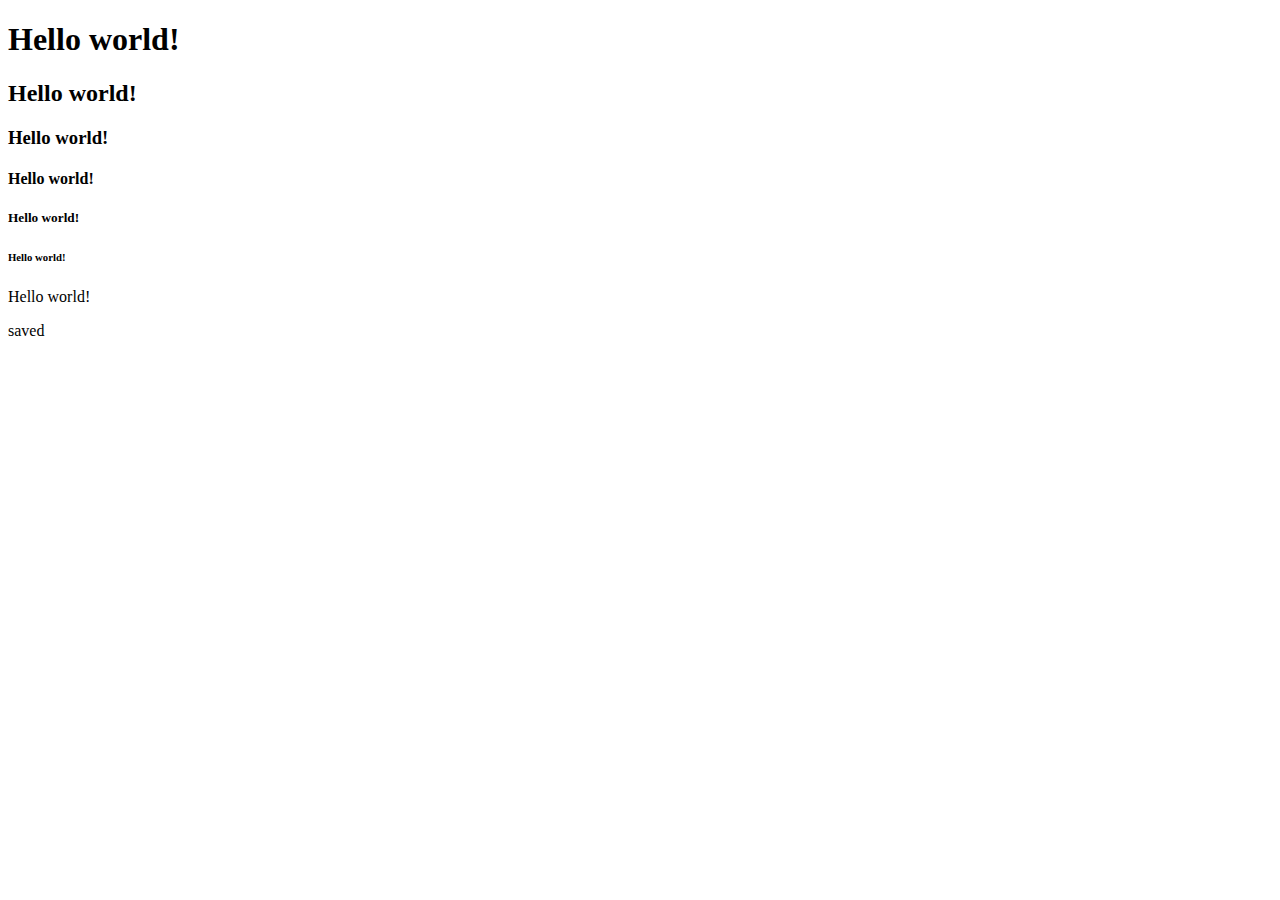
<file: Day01/MorningLecture/index.html>
<!DOCTYPE html>
<html lang="en" lang="sp">
    <head>
        <meta charset="UTF-8" />
        <meta http-equiv="X-UA-Compatible" content="IE=edge" />
        <meta name="viewport" content="width=device-width, initial-scale=1.0" />
        <title>Document</title>
    </head>
    <body>
        <h1>Hello world!</h1>
        <h2>Hello world!</h2>
        <h3>Hello world!</h3>
        <h4>Hello world!</h4>
        <h5>Hello world!</h5>
        <h6>Hello world!</h6>
        <p>Hello world!</p>
        <p>saved</p>
    </body>
</html>
</file>
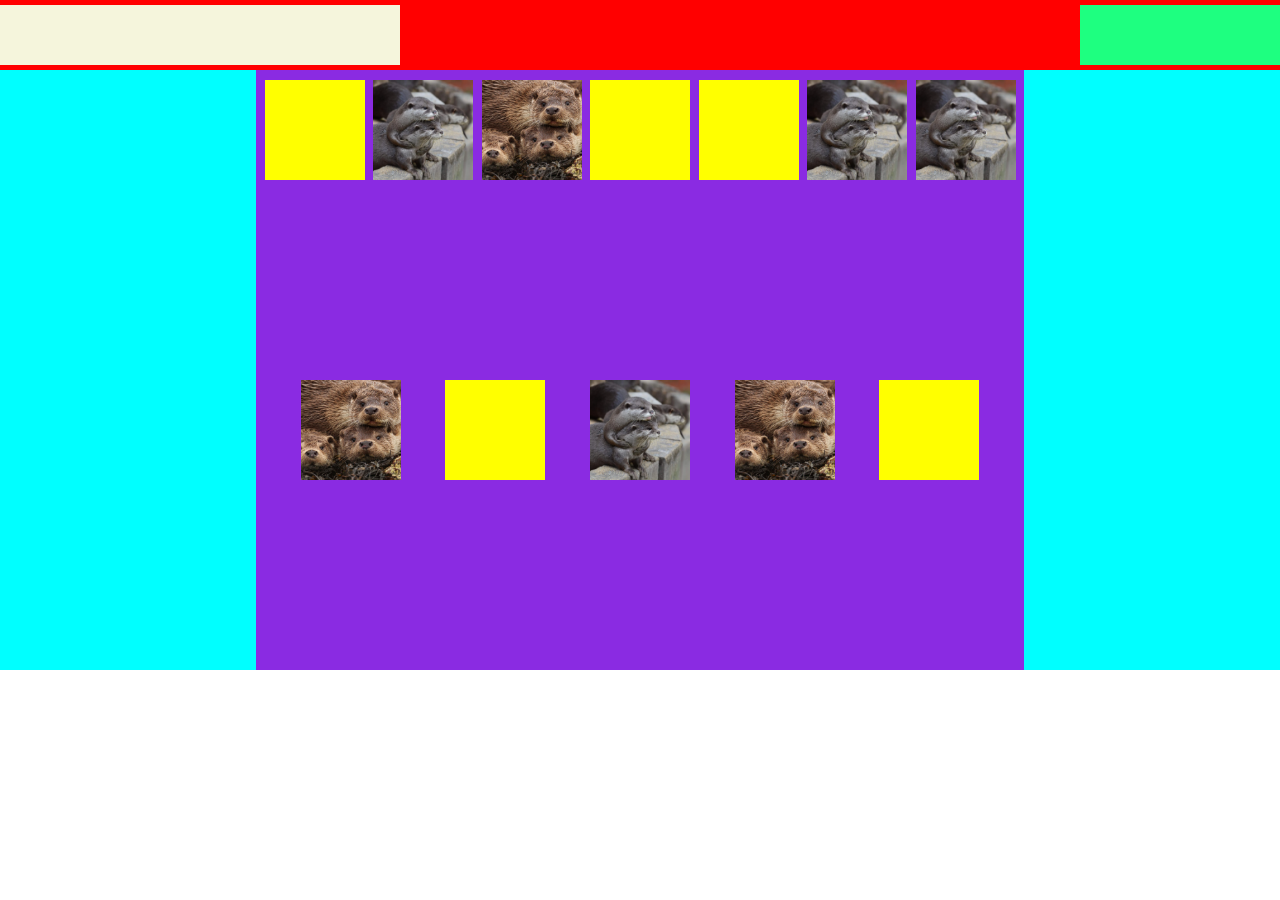
<file: Day03/MorningFlexLecture/index.html>
<!DOCTYPE html>
<html lang="en">
<head>
    <meta charset="UTF-8">
    <meta http-equiv="X-UA-Compatible" content="IE=edge">
    <meta name="viewport" content="width=device-width, initial-scale=1.0">
    <title>Document</title>
    <link rel="stylesheet" href="style.css">
</head>
<body>
    <div class="navbar">
        <div class="navleft"></div>
        <div class="navright"></div>
    </div>
    <!-- Quick duplication alt (option) + shift + down arrow -->
    <div class="flexbox">
        <div class="sidebar"></div>
        <div class="main">
            <div class="box"></div>
            <div class="box">
                <img src="images/otters.webp" alt="otters">
            </div>
            <div class="box">
                <img src="images/otters2.webp" alt="more otters">
            </div>
            <div class="box"></div>
            <div class="box"></div>
            <div class="box">
                <img src="images/otters.webp" alt="otters">
            </div>
            <div class="box">
                <img src="images/otters.webp" alt="otters">
            </div>
            <div class="box">
                <img src="images/otters2.webp" alt="more otters">
            </div>
            <div class="box"></div>
            <div class="box">
                <img src="images/otters.webp" alt="otters">
            </div>
            <div class="box">
                <img class="special" src="images/otters2.webp" alt="more otters">
            </div>
            <div class="box"></div>
        </div>
        <div class="sidebar"></div>
    </div>
</body>
</html>
</file>
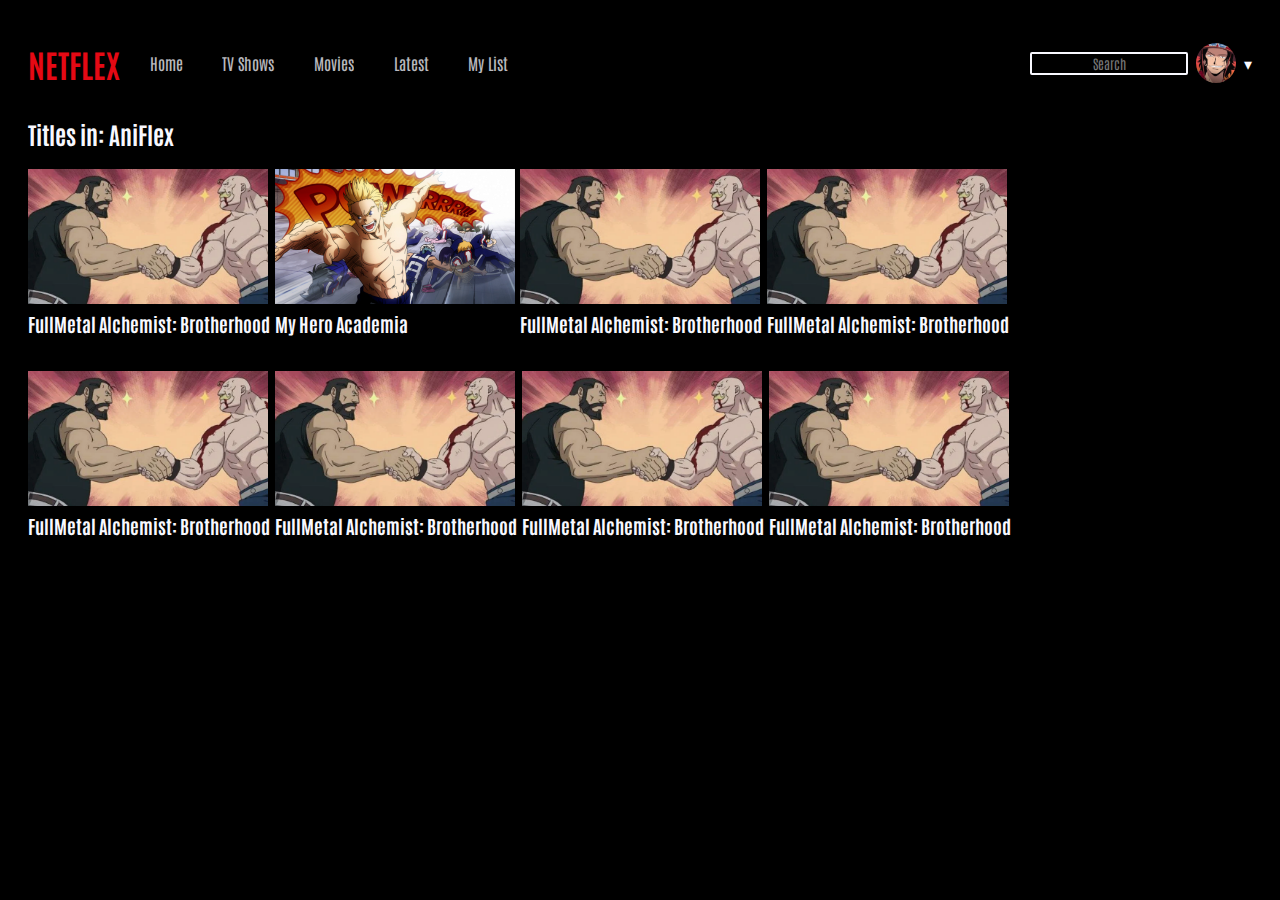
<file: Day03/NetFlexBase/index.html>
<!DOCTYPE html>
<html lang="en">
<head>
    <meta charset="UTF-8">
    <meta http-equiv="X-UA-Compatible" content="IE=edge">
    <meta name="viewport" content="width=device-width, initial-scale=1.0">
    <title>NetFlex</title>
    <link rel="stylesheet" href="style.css">
    <link rel="preconnect" href="https://fonts.gstatic.com">
    <link href="https://fonts.googleapis.com/css2?family=Antonio&display=swap" rel="stylesheet">
</head>
<body>
    <div class="navbar">
        <div class="navleft">
            <h1>NETFLEX</h1>
            <ul>
                <li>Home</li>
                <li>TV Shows</li>
                <li>Movies</li>
                <li>Latest</li>
                <li>My List</li>
            </ul>
        </div>
        <div class="navright">
            <input type="text" name="search" id="search" placeholder="Search">
            <img src="images/aceIcon.jpg" alt="icon">
            <p>&#9662;</p>
        </div>
    </div>
    <h2>Titles in: AniFlex</h2>
    <div class="shows">
        <div class="show">
            <img src="images/armstrongAndSig.jpg" alt="FMAB">
            <h3>FullMetal Alchemist: Brotherhood</h3>
        </div>
        <div class="show">
            <img src="images/mirio.png" alt="My Hero Academia">
            <h3>My Hero Academia</h3>
        </div>
        <div class="show">
            <img src="images/armstrongAndSig.jpg" alt="FMAB">
            <h3>FullMetal Alchemist: Brotherhood</h3>
        </div>
        <div class="show">
            <img src="images/armstrongAndSig.jpg" alt="FMAB">
            <h3>FullMetal Alchemist: Brotherhood</h3>
        </div>
        <div class="show">
            <img src="images/armstrongAndSig.jpg" alt="FMAB">
            <h3>FullMetal Alchemist: Brotherhood</h3>
        </div>
        <div class="show">
            <img src="images/armstrongAndSig.jpg" alt="FMAB">
            <h3>FullMetal Alchemist: Brotherhood</h3>
        </div>
        <div class="show">
            <img src="images/armstrongAndSig.jpg" alt="FMAB">
            <h3>FullMetal Alchemist: Brotherhood</h3>
        </div>
        <div class="show">
            <img src="images/armstrongAndSig.jpg" alt="FMAB">
            <h3>FullMetal Alchemist: Brotherhood</h3>
        </div>
    </div>
</body>
</html>
</file>
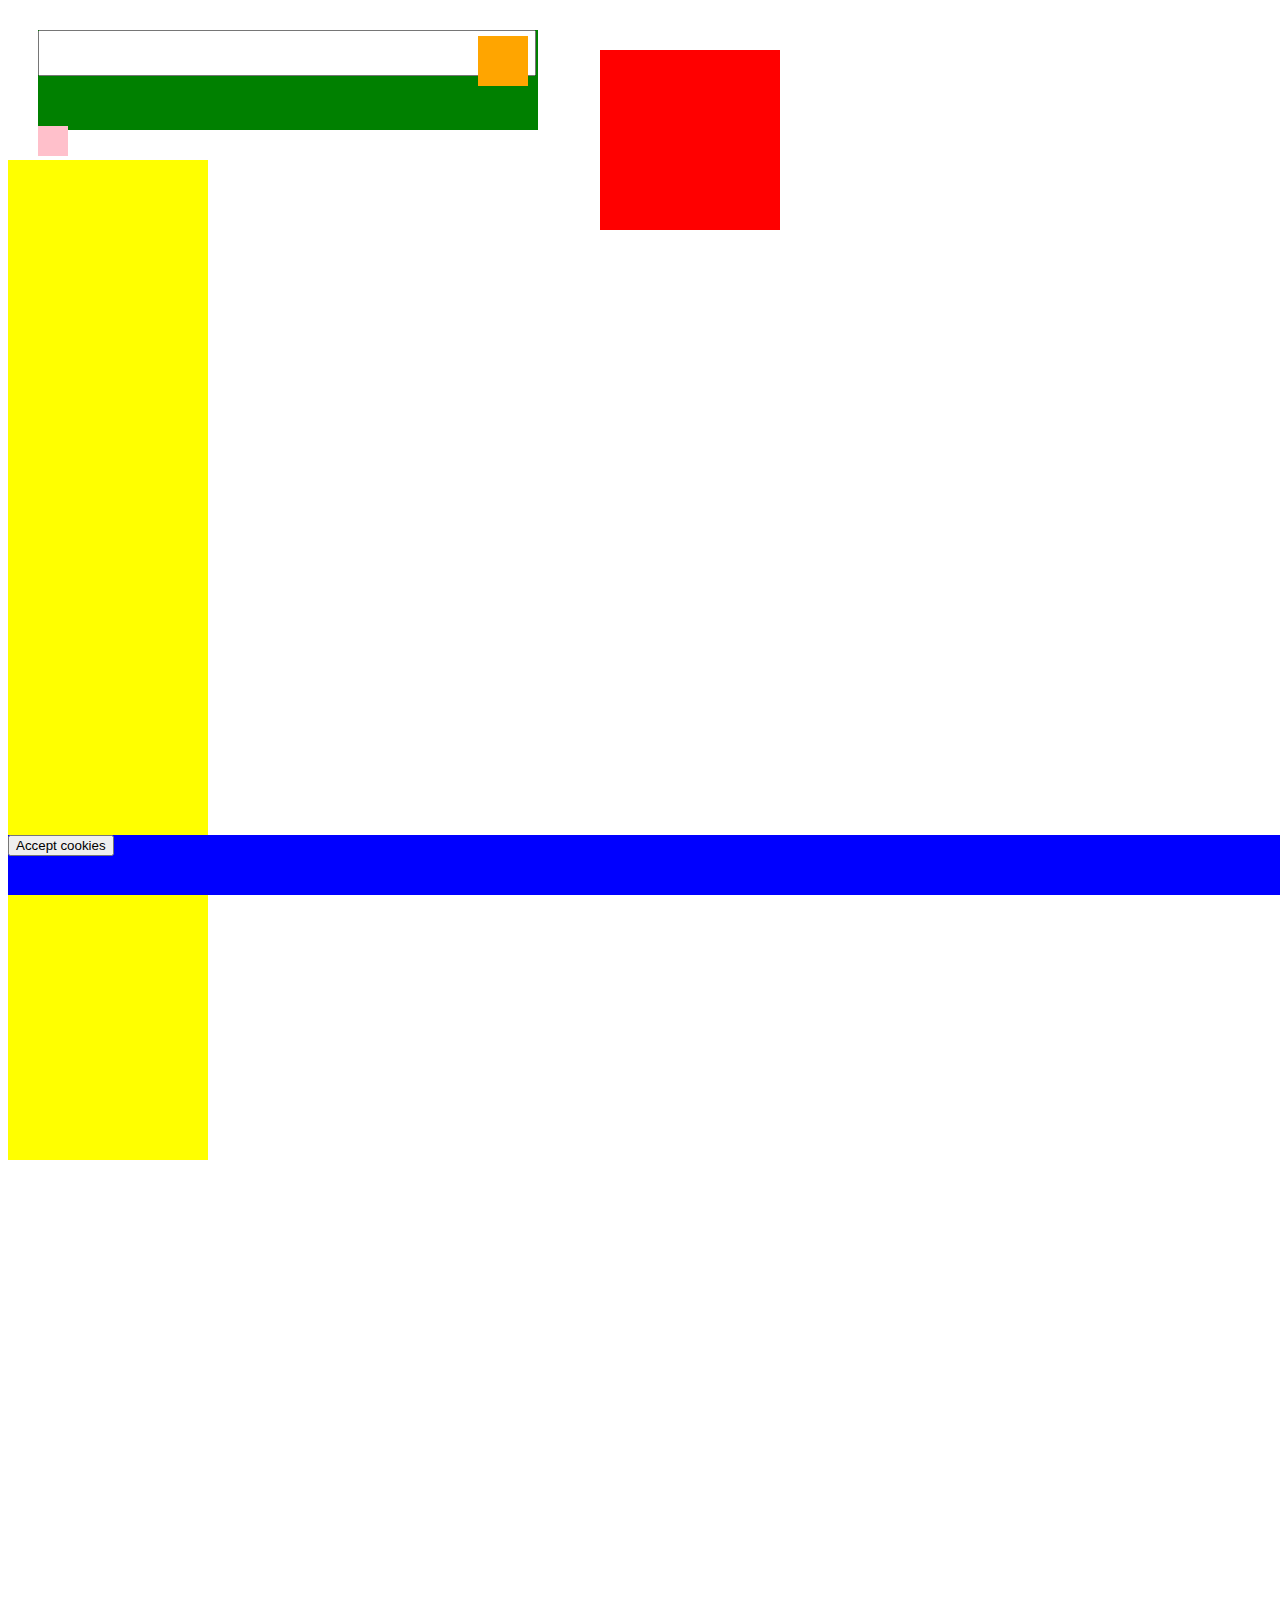
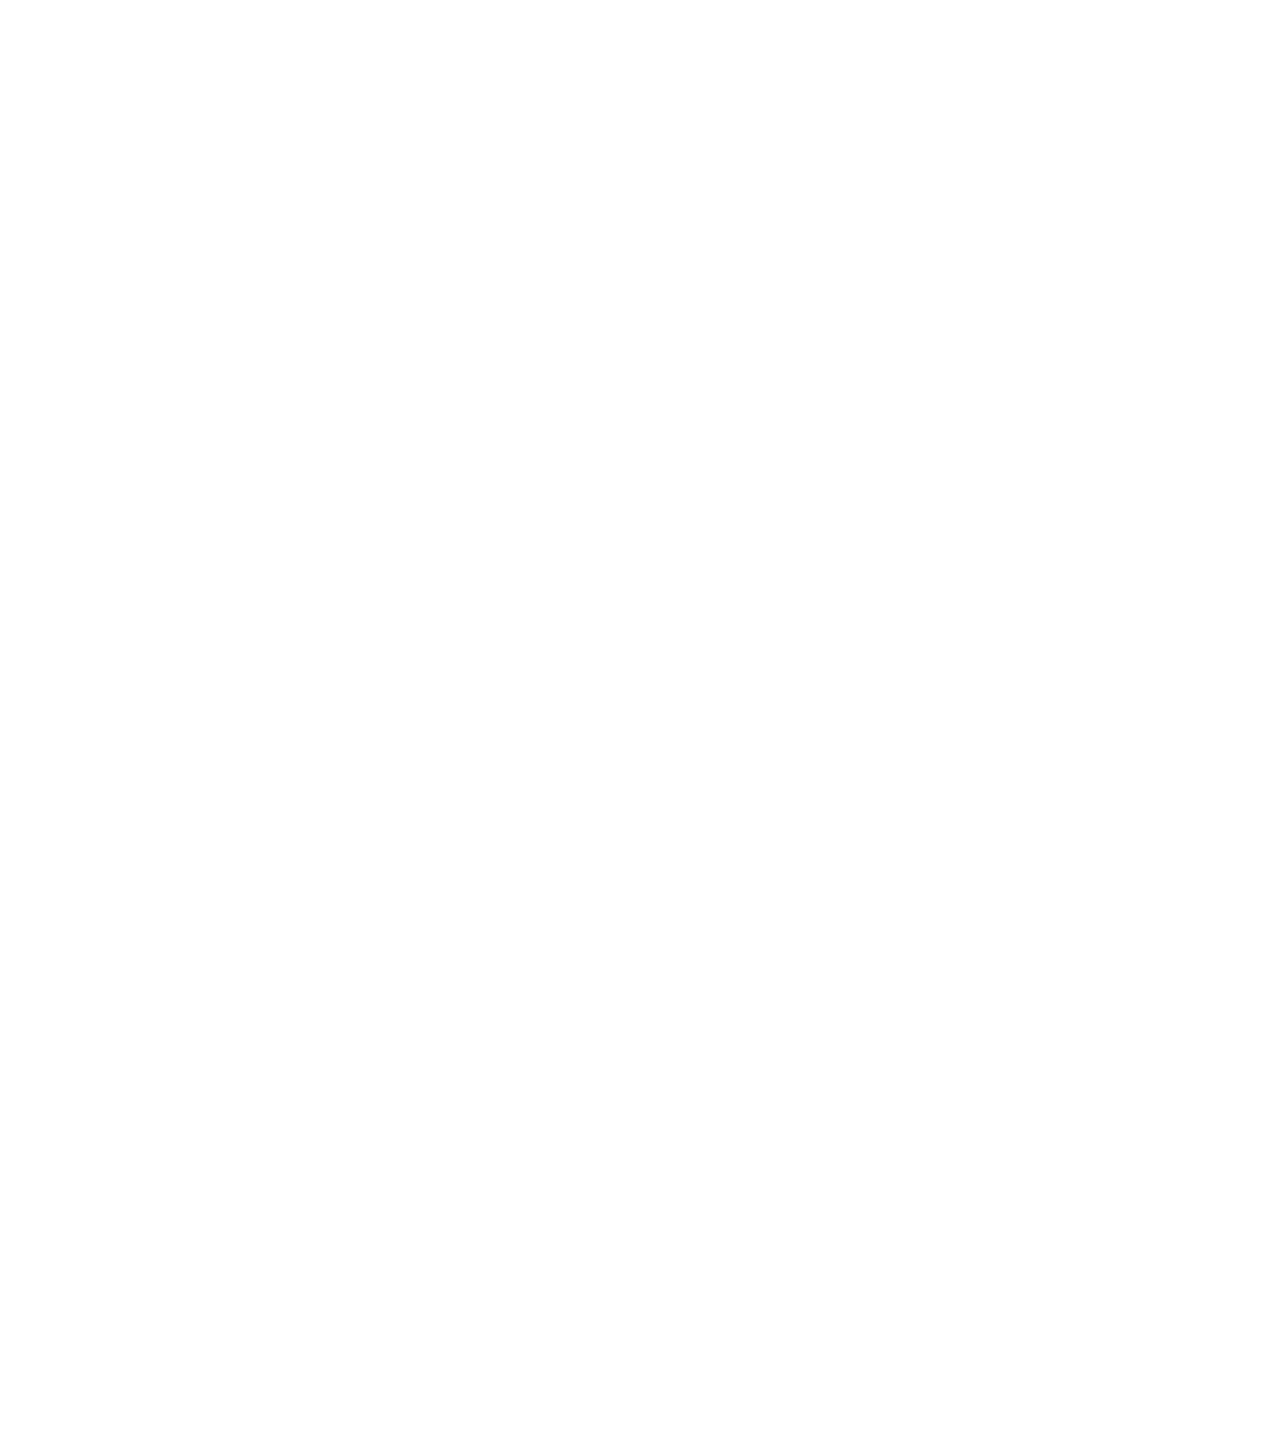
<file: Day04/MorningLecture/index.html>
<!DOCTYPE html>
<html lang="en">
<head>
    <meta charset="UTF-8">
    <meta http-equiv="X-UA-Compatible" content="IE=edge">
    <meta name="viewport" content="width=device-width, initial-scale=1.0">
    <title>Document</title>
    <link rel="stylesheet" href="style.css">
</head>
<body>
    <!-- Position absolute -->
    <!-- With absolute we define a definite place where an item lives forever on the screen -->
    <div class="red"></div>
    <!-- Position relative -->
    <!-- This places an item in an exact location, but that location is determined relative to its parent -->
    <div class="green">
        <input type="text">
        <div class="orange"></div>
        <div class="pink"></div>
    </div>
    <!-- Position fixed -->
    <!-- This keeps an item in an exact location relative to your screen -->
    <div class="blue">
        <!-- <h1>Navbar</h1> -->
        <button>Accept cookies</button>
    </div>
    <div class="yellow"></div>
</body>
</html>
</file>
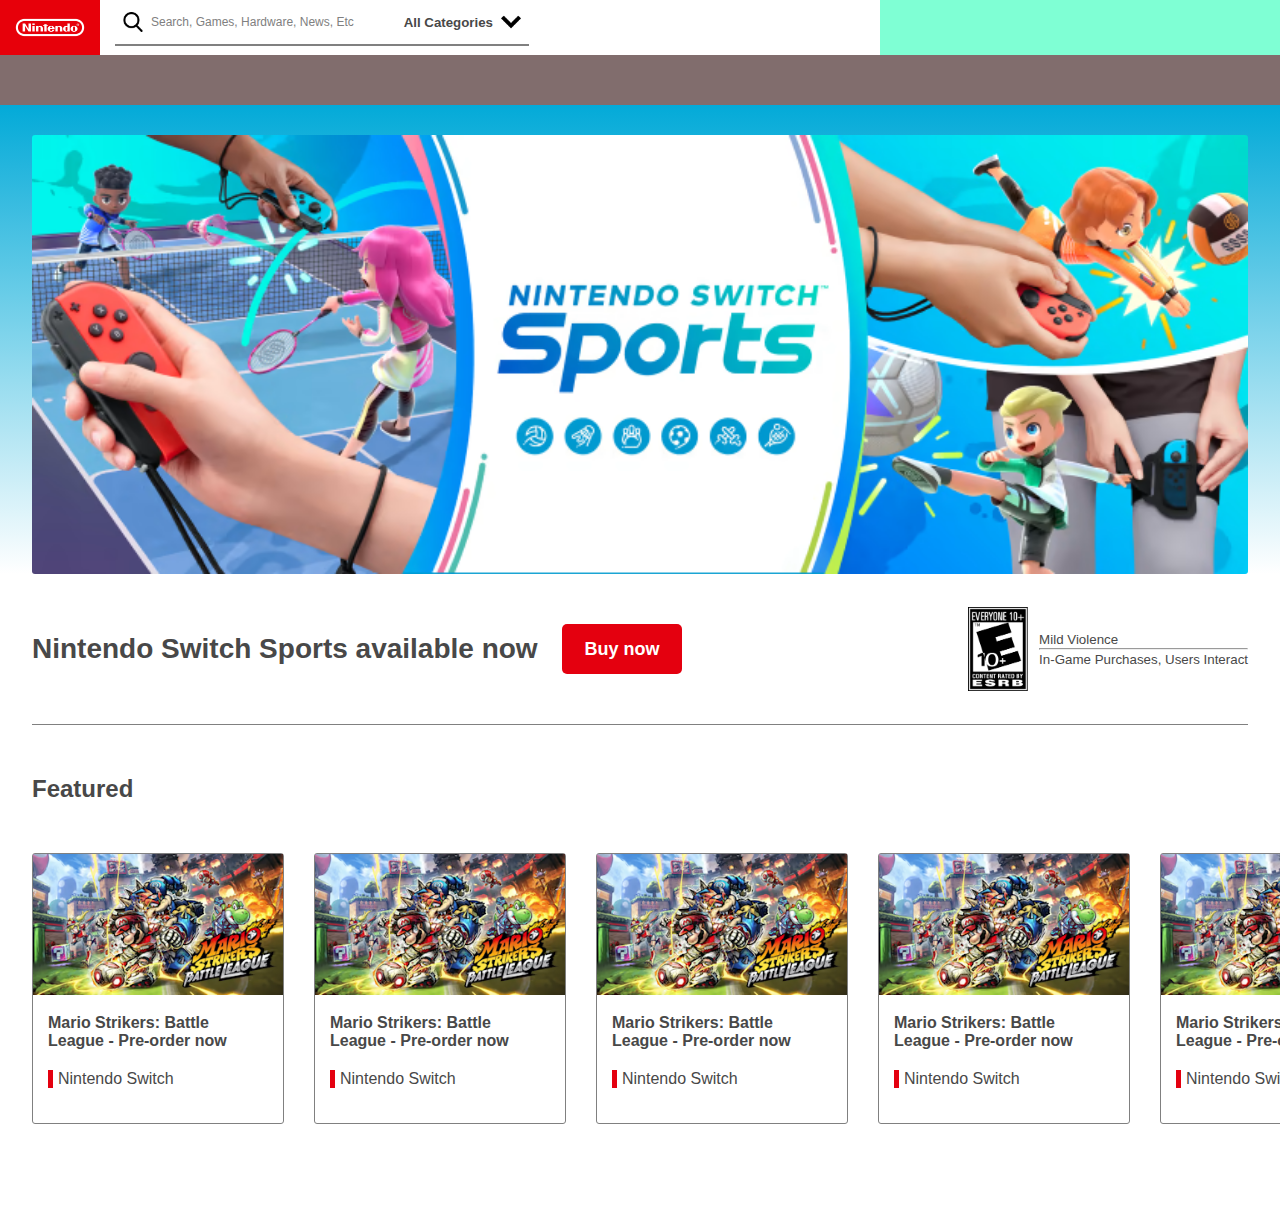
<file: Day04/RecreateNintendo/index.html>
<!DOCTYPE html>
<html lang="en">
<head>
    <meta charset="UTF-8">
    <meta http-equiv="X-UA-Compatible" content="IE=edge">
    <meta name="viewport" content="width=device-width, initial-scale=1.0">
    <title>Document</title>
    <link rel="stylesheet" href="style.css">
</head>
<body>
    <div class="navbar">
        <div class="navleft">
            <div class="logobox">
                <img src="images/nintendologo.png" alt="">
            </div>
            <div class="searcharea">
                <div class="sal">
                    <img src="images/icons/search.png" alt="search">
                    <p>Search, Games, Hardware, News, Etc</p>
                </div>
                <div class="sar">
                    <h5>All Categories</h5>
                    <img src="images/icons/down-chevron.png" alt="downChevron">
                </div>
            </div>
        </div>
        <div class="navright"></div>
    </div>
    <div class="directory"></div>
    <div class="banner">
        <img src="images/banner.avif" alt="banner">
    </div>
    <div class="subbanner">
        <div class="switchsports">
            <h2>Nintendo Switch Sports available now</h2>
            <button>Buy now</button>
        </div>
        <div class="rating">
            <img src="images/e10.png" alt="rating">
            <div class="ratingdescription">
                <small>Mild Violence</small>
                <hr>
                <small>In-Game Purchases, Users Interact</small>
            </div>
        </div>
    </div>
    <div class="featured">
        <h2>Featured</h2>
        <div class="games">
            <div class="game">
                <img src="images/gameBanner.avif" alt="game">
                <div class="container">
                    <h4>Mario Strikers: Battle League - Pre-order now</h4>
                    <p>Nintendo Switch</p>
                </div>
            </div>
            <div class="game">
                <img src="images/gameBanner.avif" alt="game">
                <div class="container">
                    <h4>Mario Strikers: Battle League - Pre-order now</h4>
                    <p>Nintendo Switch</p>
                </div>
            </div>
            <div class="game">
                <img src="images/gameBanner.avif" alt="game">
                <div class="container">
                    <h4>Mario Strikers: Battle League - Pre-order now</h4>
                    <p>Nintendo Switch</p>
                </div>
            </div>
            <div class="game">
                <img src="images/gameBanner.avif" alt="game">
                <div class="container">
                    <h4>Mario Strikers: Battle League - Pre-order now</h4>
                    <p>Nintendo Switch</p>
                </div>
            </div>
            <div class="game">
                <img src="images/gameBanner.avif" alt="game">
                <div class="container">
                    <h4>Mario Strikers: Battle League - Pre-order now</h4>
                    <p>Nintendo Switch</p>
                </div>
            </div>
        </div>
    </div>
</body>
</html>
</file>
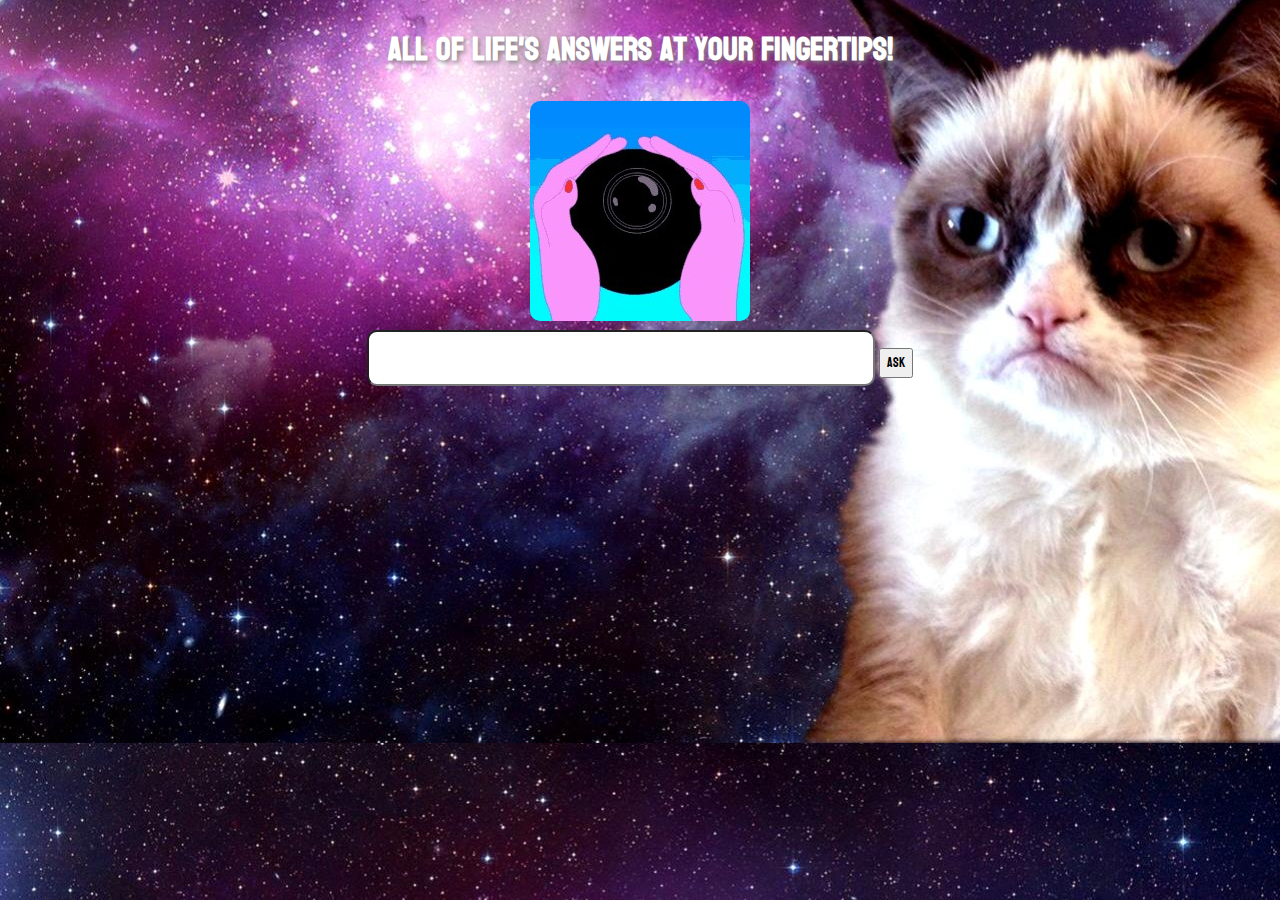
<file: Day06/8BallStarter/index.html>
<!DOCTYPE html>
<html lang="en">
<head>
    <meta charset="UTF-8">
    <meta http-equiv="X-UA-Compatible" content="IE=edge">
    <meta name="viewport" content="width=device-width, initial-scale=1.0">
    <title>Magic 8 Ball!</title>
    <link rel="stylesheet" href="style.css">
    <link rel="preconnect" href="https://fonts.googleapis.com">
    <link rel="preconnect" href="https://fonts.gstatic.com" crossorigin>
    <link href="https://fonts.googleapis.com/css2?family=Koulen&family=Roboto:wght@400;500&display=swap" rel="stylesheet">
</head>
<body>
    <h1 id="title">All of life's answers at your fingertips!</h1>
    <!-- What would we need to call this a working prject? -->
    <!-- Text box for question -->
    <div class="content">
        <img src="ballStill.jpg" alt="ball" id="ball">
        <br>
        <input type="text" name="question" id="question">
        <!-- Button to ask the question -->
        <button onclick="getAnswer()">Ask</button>
        <!-- Output/the answer - feedback on a response -->
        <h2 id="answer"></h2>
    </div>
    <script src="script.js"></script>
</body>
</html>
</file>
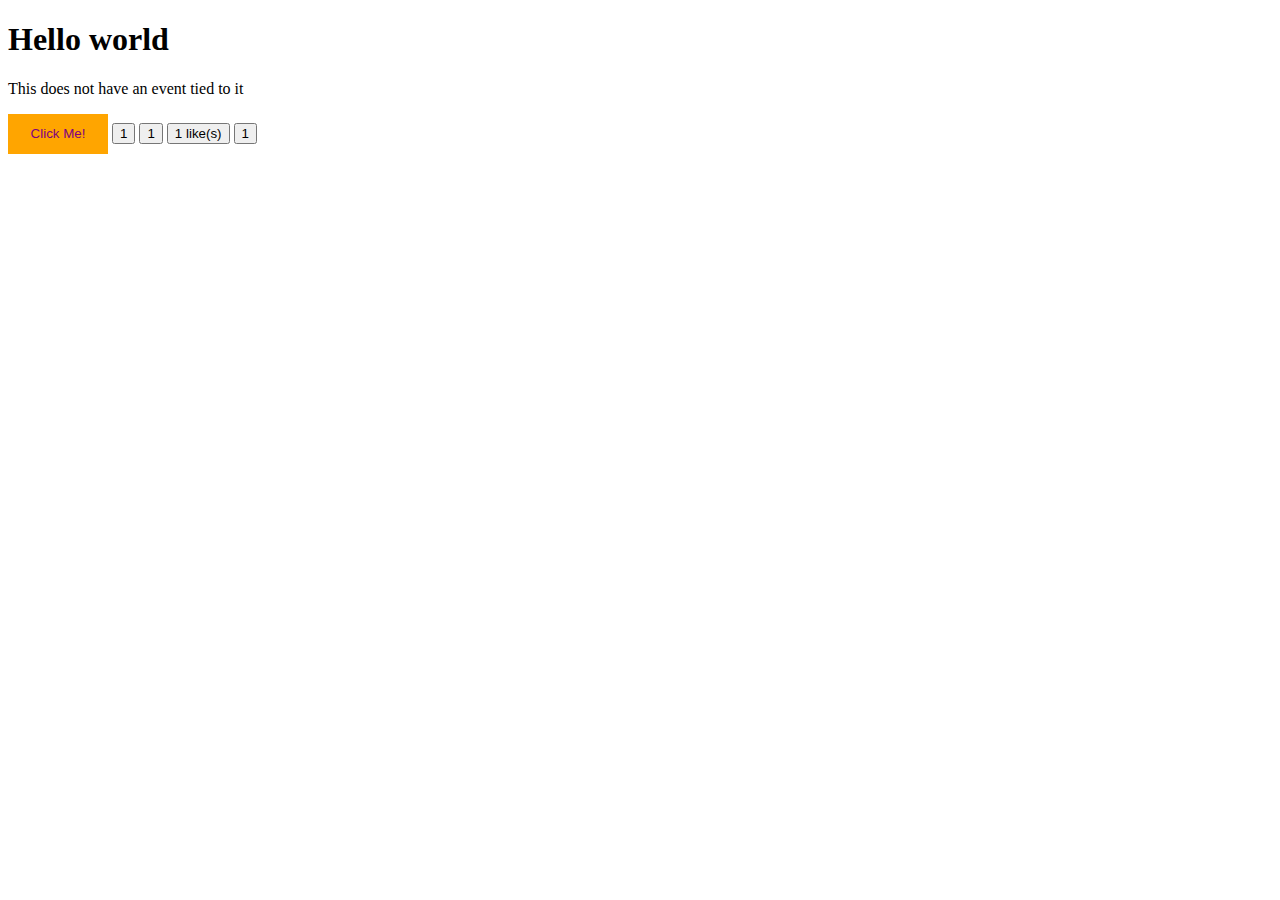
<file: Day06/MorningLecture/index.html>
<!DOCTYPE html>
<html lang="en">
<head>
    <meta charset="UTF-8">
    <meta http-equiv="X-UA-Compatible" content="IE=edge">
    <meta name="viewport" content="width=device-width, initial-scale=1.0">
    <title>Document</title>
    <link rel="stylesheet" href="style.css">
</head>
<body>
    <h1 onclick="alert('This is my comment')">Hello world</h1>
    <p>This does not have an event tied to it</p>
    <button onclick="alert('hello')" class="btn">Click Me!</button>
    <!-- We want to make a button that increments a count -->
    <button onclick="counter(this)">1</button>
    <button onclick="counter(this)">1</button>
    <button onclick="specialCounter()"><span id="number">1</span> like(s)</button>
    <button onclick="counter(this)">1</button>
    <!-- We want to bring in JS LAST so that everything else renders in first -->
    <script src="script.js">
        // We could technically write all of our js logic here
        // But this gets messy
    </script>
</body>
</html>
</file>
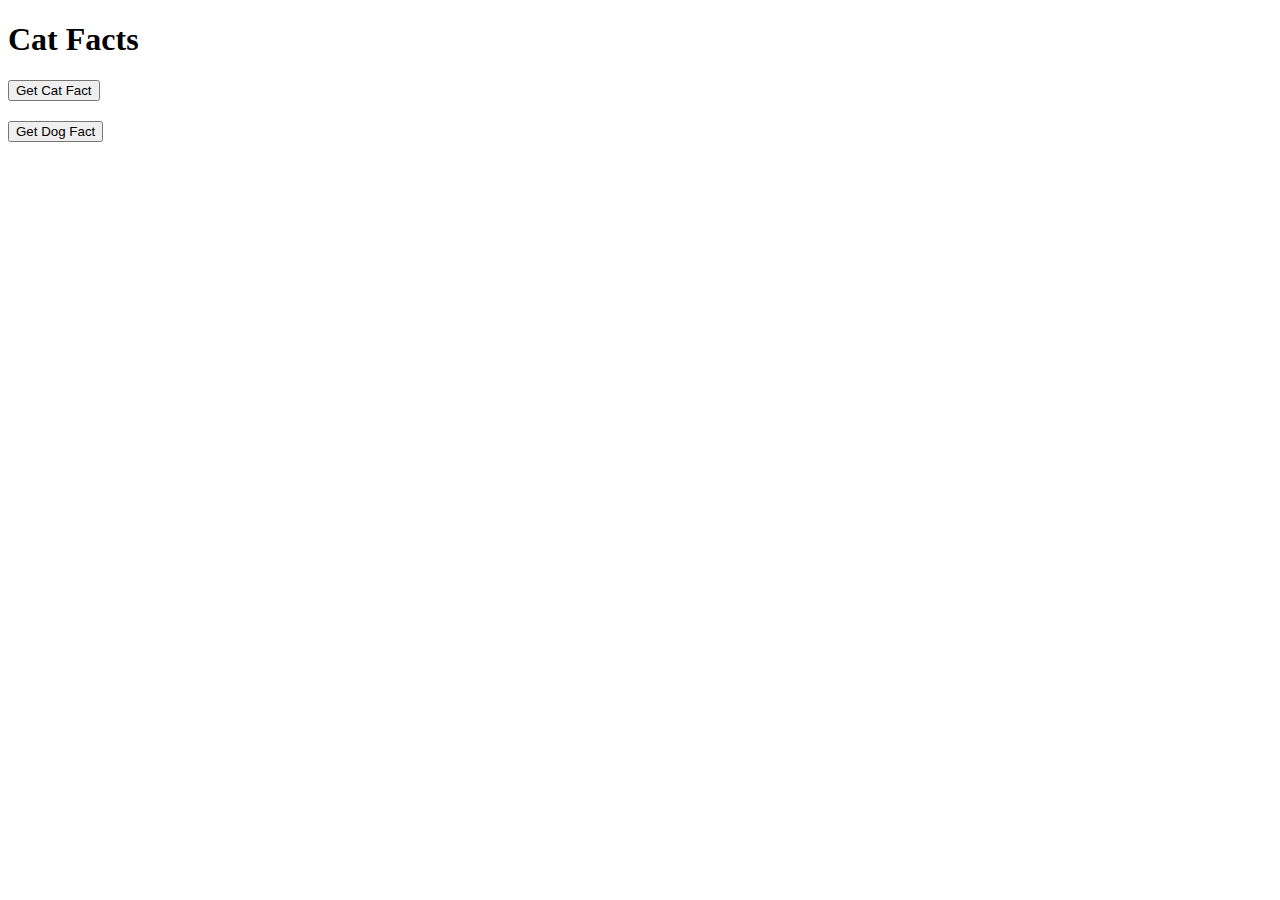
<file: Day09/apiDemo/index.html>
<!DOCTYPE html>
<html lang="en">
<head>
    <meta charset="UTF-8">
    <meta http-equiv="X-UA-Compatible" content="IE=edge">
    <meta name="viewport" content="width=device-width, initial-scale=1.0">
    <title>Document</title>
</head>
<body>
    <h1>Cat Facts</h1>
    <button onclick="getFacts()">Get Cat Fact</button>
    <h2 id="fact"></h2>
    <button onclick="dogFacts()">Get Dog Fact</button>
    <h2 id="dog"></h2>
    <script src="script.js"></script>
</body>
</html>
</file>
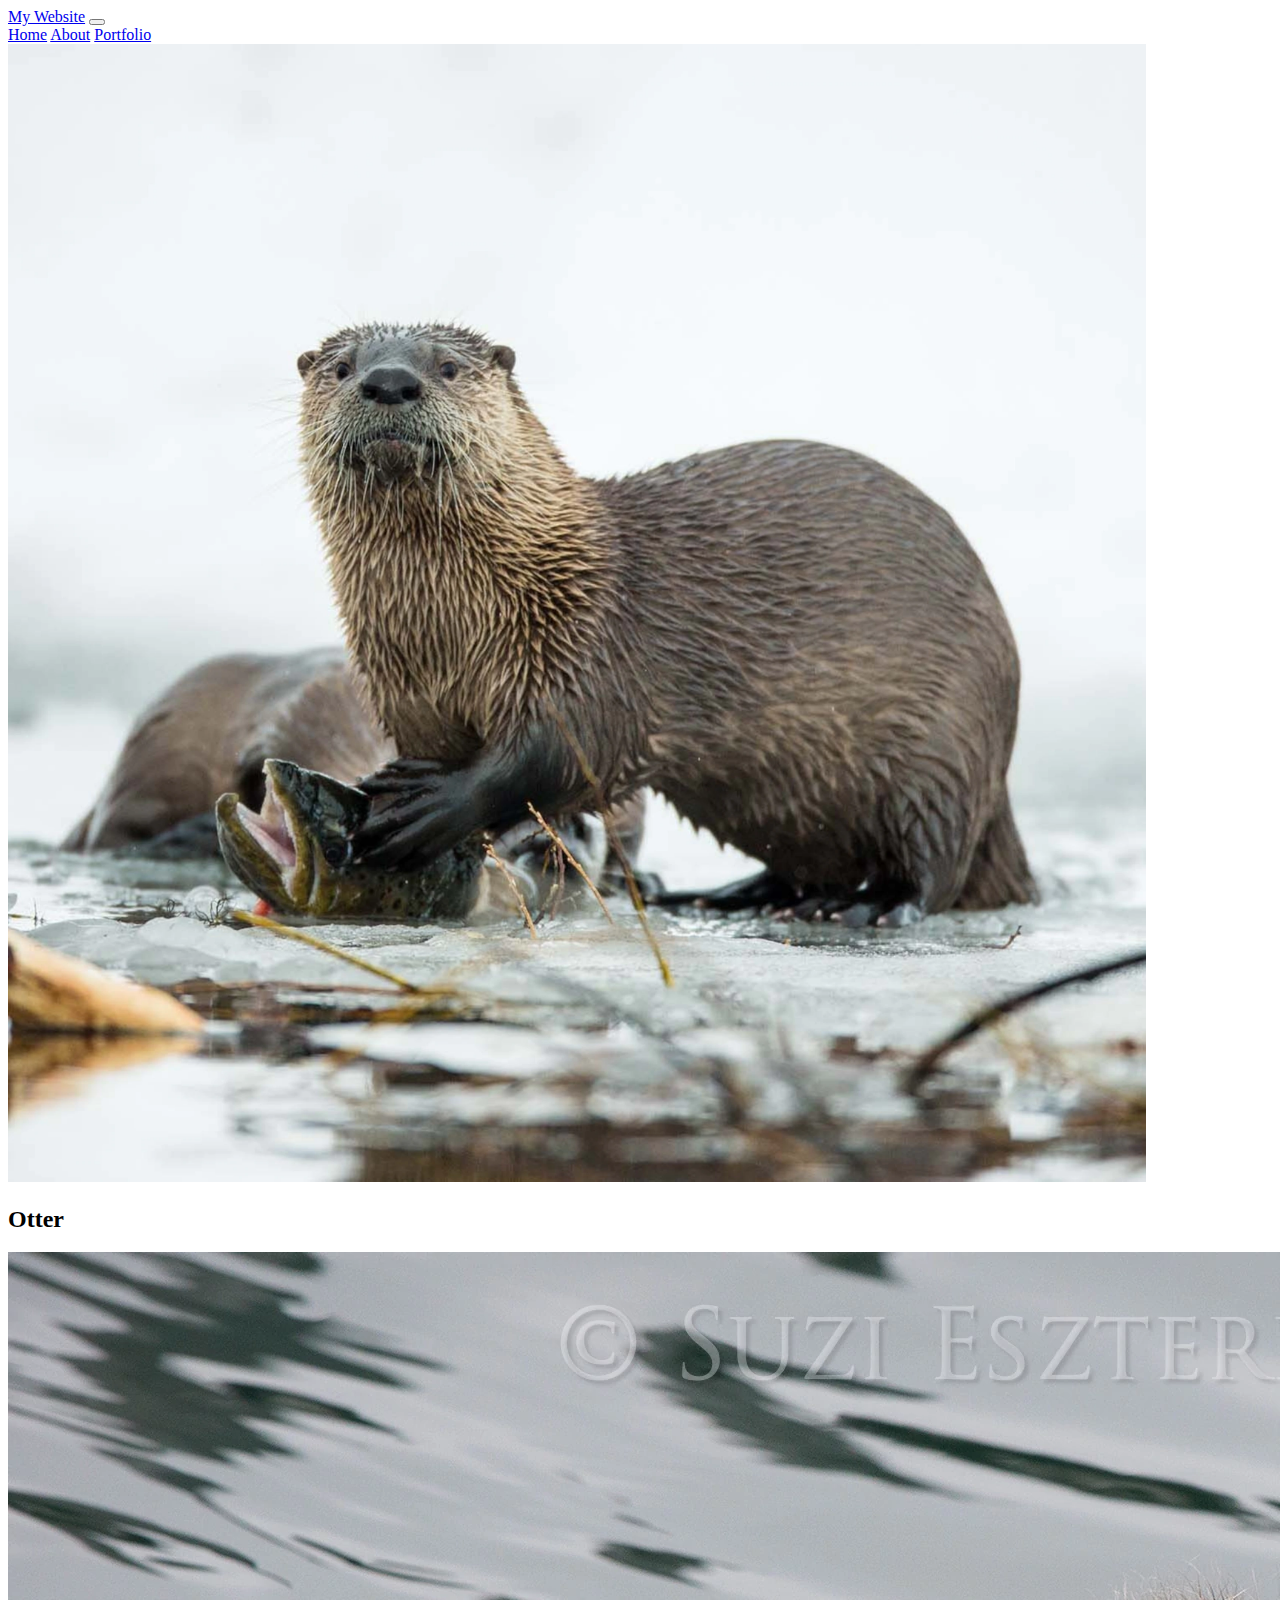
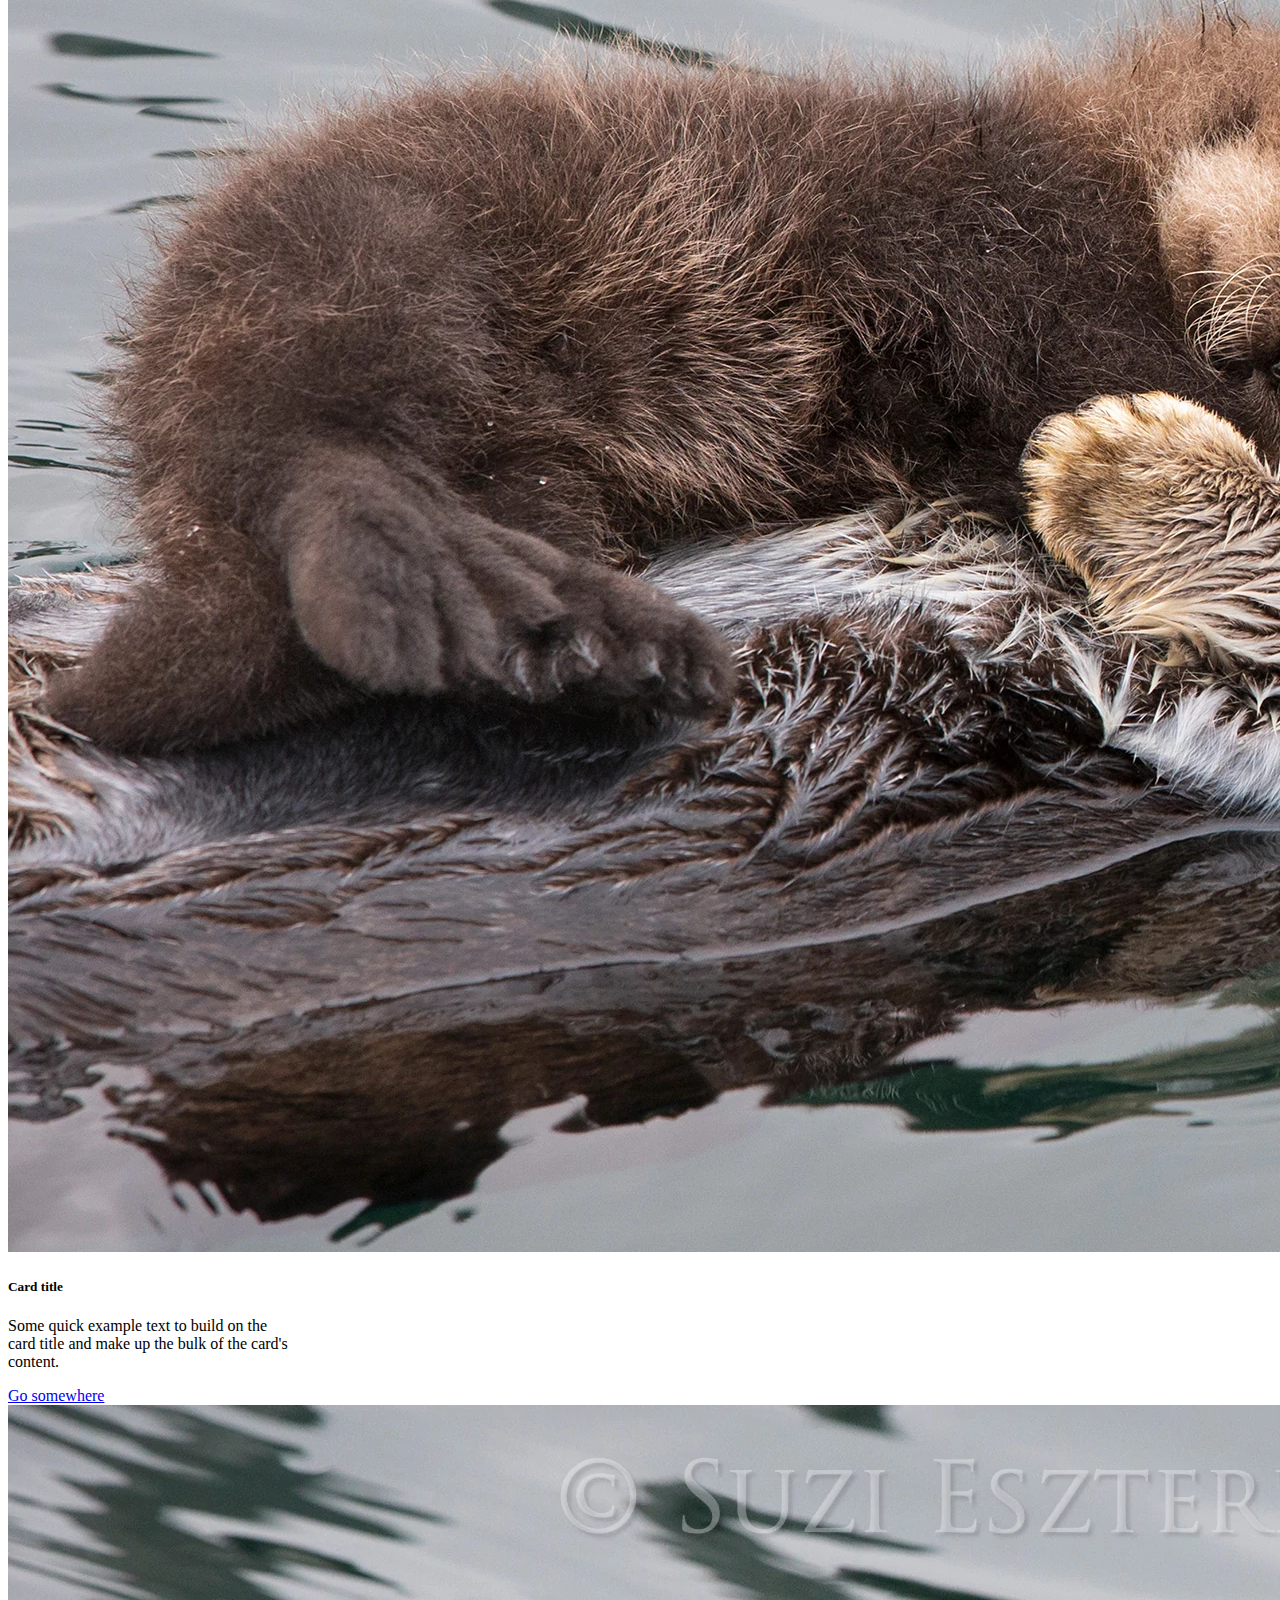
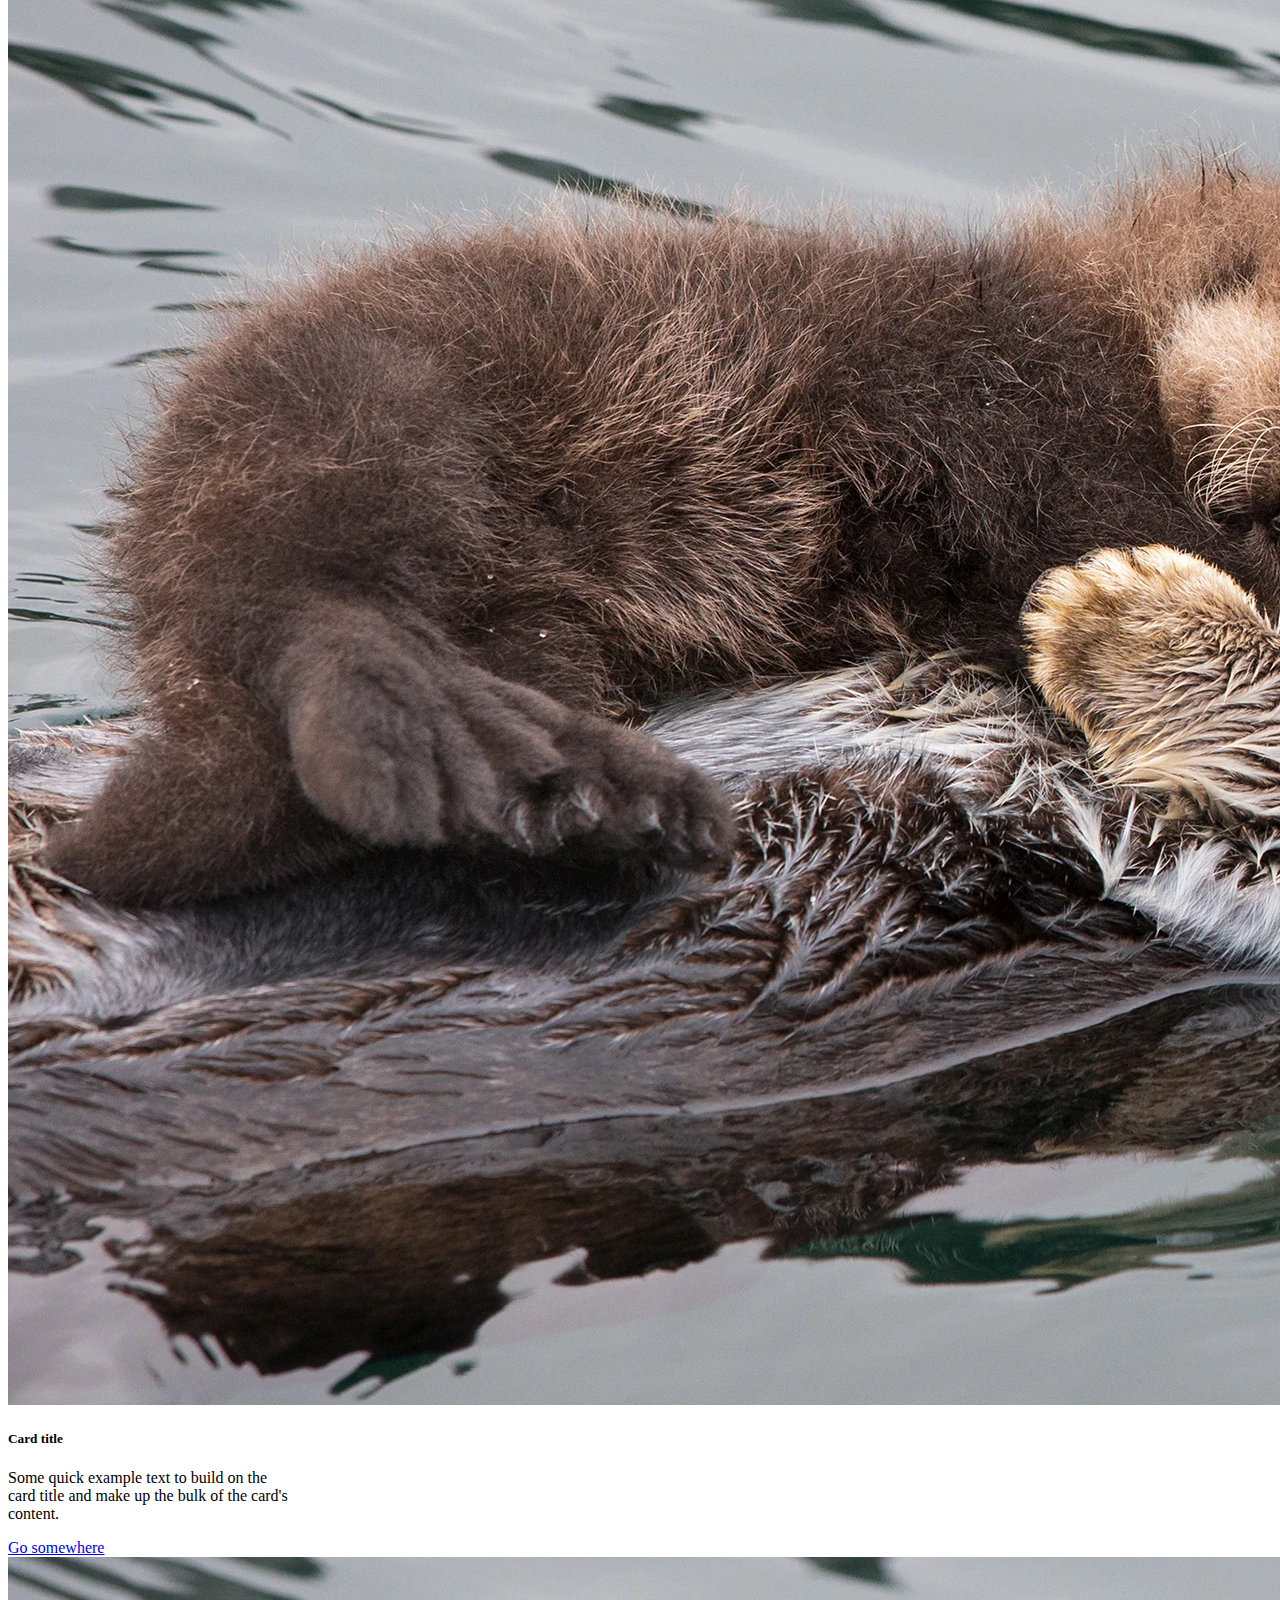
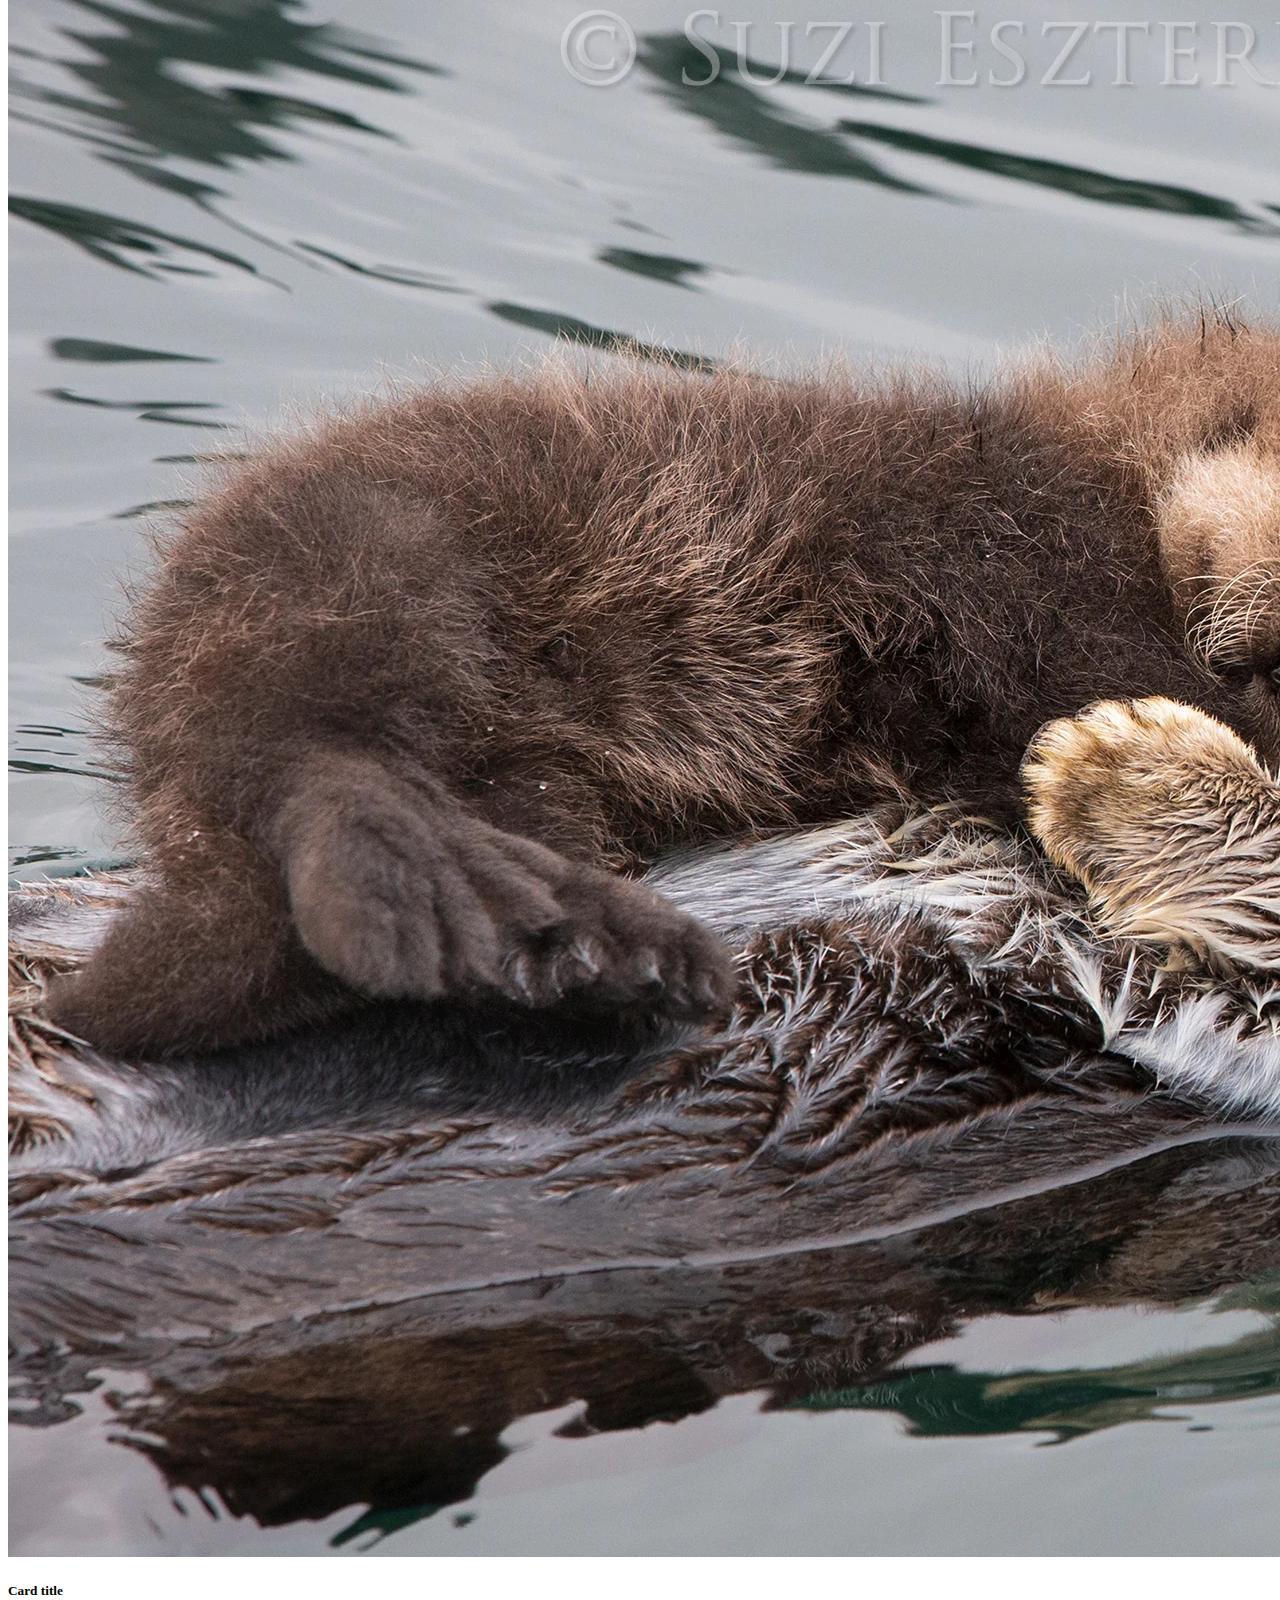
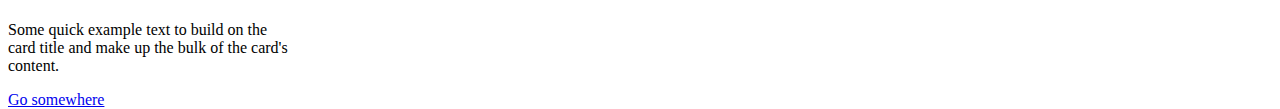
<file: Day10/BootStrapDemo/index.html>
<!DOCTYPE html>
<html lang="en">
    <head>
        <meta charset="UTF-8" />
        <meta http-equiv="X-UA-Compatible" content="IE=edge" />
        <meta name="viewport" content="width=device-width, initial-scale=1.0" />
        <title>Document</title>
        <link
            href="https://cdn.jsdelivr.net/npm/bootstrap@5.0.2/dist/css/bootstrap.min.css"
            rel="stylesheet"
            integrity="sha384-EVSTQN3/azprG1Anm3QDgpJLIm9Nao0Yz1ztcQTwFspd3yD65VohhpuuCOmLASjC"
            crossorigin="anonymous"
        />
        <!-- Make sure this is BELOW bootstrap or it will be overwritten -->
        <link rel="stylesheet" href="style.css" />
    </head>
    <body>
        <nav class="navbar navbar-expand-lg navbar-dark bg-dark">
            <div class="container">
                <a class="navbar-brand" href="#">My Website</a>
                <button
                    class="navbar-toggler"
                    type="button"
                    data-bs-toggle="collapse"
                    data-bs-target="#navbarNavAltMarkup"
                    aria-controls="navbarNavAltMarkup"
                    aria-expanded="false"
                    aria-label="Toggle navigation"
                >
                    <span class="navbar-toggler-icon"></span>
                </button>
                <div class="collapse navbar-collapse" id="navbarNavAltMarkup">
                    <div class="navbar-nav">
                        <a class="nav-link active" aria-current="page" href="#"
                            >Home</a
                        >
                        <a class="nav-link" href="#">About</a>
                        <a class="nav-link" href="#">Portfolio</a>
                    </div>
                </div>
            </div>
        </nav>
        <div class="container d-flex mt-4">
            <div class="left">
                <img
                    src="Images/otter.webp"
                    alt="otter"
                    class="rounded mx-auto d-block"
                />
                <h2 class="text-center">Otter</h2>
            </div>
            <div class="right rounded d-flex align-items-center">
                <div class="card m-2" style="width: 18rem">
                    <img src="Images/otter2.webp" class="card-img-top" alt="..." />
                    <div class="card-body">
                        <h5 class="card-title">Card title</h5>
                        <p class="card-text">
                            Some quick example text to build on the card title
                            and make up the bulk of the card's content.
                        </p>
                        <a href="#" class="btn btn-primary">Go somewhere</a>
                    </div>
                </div>
                <div class="card m-2" style="width: 18rem">
                    <img src="Images/otter2.webp" class="card-img-top" alt="..." />
                    <div class="card-body">
                        <h5 class="card-title">Card title</h5>
                        <p class="card-text">
                            Some quick example text to build on the card title
                            and make up the bulk of the card's content.
                        </p>
                        <a href="#" class="btn btn-primary">Go somewhere</a>
                    </div>
                </div>
                <div class="card m-2" style="width: 18rem">
                    <img src="Images/otter2.webp" class="card-img-top" alt="..." />
                    <div class="card-body">
                        <h5 class="card-title">Card title</h5>
                        <p class="card-text">
                            Some quick example text to build on the card title
                            and make up the bulk of the card's content.
                        </p>
                        <a href="#" class="btn btn-primary">Go somewhere</a>
                    </div>
                </div>
            </div>
        </div>
    </body>
</html>
</file>
<file: Day03/MorningFlexLecture/style.css>
* {
    margin: 0px;
    padding: 0px;
}

.navbar {
    height: 70px;
    background-color: red;
    display: flex;
    justify-content: space-between;
    align-items: center;
}

.sidebar {
    flex: 1;
    height: 600px;
    background-color: aqua;
}

.main {
    flex: 3;
    height: 600px;
    background-color: blueviolet;
    display: flex;
    justify-content: space-evenly;
    flex-wrap: wrap;
}

.flexbox {
    display: flex;
}

.box {
    margin-top: 10px;
    width: 100px;
    height: 100px;
    background-color: yellow;
}

/* This applies to ALL images so if you want any images to be special you need to use class or id instead */
img {
    width: 100px;
    height: 100px;
    object-fit: cover;
}

/* .special {
    width: 200px;
} */

.navleft {
    width: 400px;
    height: 60px;
    background-color: beige;
}

.navright {
    width: 200px;
    height: 60px;
    background-color: rgb(30, 255, 128);
}
</file>
<file: Day03/NetFlexBase/style.css>
* {
    font-family: 'Antonio', sans-serif;
    color:ghostwhite;
}

body {
    background-color: black;
    padding: 20px;
}

.navbar {
    display: flex;
    justify-content: space-between;
    /* align-items: center; */
}

.navleft {
    width: 500px;
    height: 70px;
    display: flex;
    align-items: center;
}

h1 {
    color: #E50914;
}

.navleft ul {
    display: flex;
    list-style-type: none;
    justify-content: space-around;
    width: 400px;
    padding-left: 10px;
}

.navleft ul li {
    opacity: 0.75;
}

.navleft ul li:hover {
    opacity: 1;
    /* color: red; */
    cursor: pointer;
}

.navright {
    height: 70px;
    display: flex;
    align-items: center;
}

.navright img {
    width: 40px;
    border-radius: 50%;
    margin: 0px 8px;
}

.navright input {
    background-color: black;
    border: 2px solid ghostwhite;
    width: 150px;
    text-align: center;
    border-radius: 2px;
}

.shows {
    display: flex;
    flex-wrap: wrap;
}

.show {
    margin-right: 5px;
    margin-bottom: 30px;
}

.show img {
    width: 240px;
    height: 135px;
    object-fit: cover;
}

.show h3 {
    margin: 5px 0px;
}

.show img:hover {
    box-shadow: 0px 0px 10px ghostwhite;
    cursor: pointer;
}
</file>
<file: Day04/MorningLecture/style.css>
body {
    height: 3000px;
}

.red {
    width: 180px;
    height: 180px;
    background-color: red;
    position: absolute;
    left: 600px;
    top: 50px;
}

.blue {
    width: 100%;
    height: 60px;
    background-color: blue;
    position: fixed;
    bottom: 5px;
}

.green {
    width: 500px;
    height: 100px;
    background-color: green;
    margin: 30px;
}

.orange {
    width: 50px;
    height: 50px;
    background-color: orange;
    /* border-radius: 50%; */
    position: relative;
    bottom: 40px;
    left: 440px;
}

input {
    width: 490px;
    height: 40px;
}

.pink {
    width: 30px;
    height: 30px;
    background-color: pink;
    /* border-radius: 50%; */
    /* position: absolute; */
}

.yellow {
    width: 200px;
    height: 1000px;
    background-color: yellow;
}
</file>
<file: Day04/RecreateNintendo/style.css>
* {
    margin: 0px;
    padding: 0px;
    font-family: Arial, Helvetica, sans-serif;
    color: #484848;
}

.navbar {
    height: 55px;
    display: flex;
    justify-content: space-between;
}

.navleft {
    width: 550px;
    height: 100%;
    display: flex;
}

.logobox {
    width: 100px;
    height: 100%;
    display: flex;
    align-items: center;
    justify-content: center;
    background-color:#e7000a;
}

.navleft img{
    width: 80px;
}

.searcharea, .sal, .sar {
    display: flex;
    align-items: center;
}

.searcharea {
    margin-left: 15px;
    height: 80%;
    border-bottom: 2px solid gray;
}

.sar {
    margin-left: 50px;
}

.sal img, .sar img {
    width: 20px;
    margin: 0px 8px;
}

.sal p {
    font-size: 12px;
    color: gray;
}

.navright {
    width: 400px;
    height: 100%;
    background-color: aquamarine;
}

.directory {
    height: 50px;
    background-color: rgb(129, 109, 109);
}

.banner {
    display: flex;
    justify-content: center;
    background-image: linear-gradient(#03aad8, white);
}

.banner img {
    margin-top: 30px;
    width: 95%;
    border-radius: 3px;
}

.subbanner {
    width: 95%;
    margin: 0 auto;
    display: flex;
    justify-content: space-between;
    border-bottom: 1px solid gray;
}

.switchsports {
    width: 650px;
    height: 150px;
    display: flex;
    justify-content: space-between;
    align-items: center;
}

.switchsports h2 {
    font-size: 28px;
}

.switchsports button {
    background-color: #e4000f;
    width: 120px;
    height: 50px;
    font-size: 18px;
    font-weight: bold;
    color: white;
    border: none;
    border-radius: 5px;
}

.rating {
    width: 280px;
    height: 150px;
    display: flex;
    align-items: center;
    justify-content: space-between;
}

.rating img {
    width: 60px;
}

.rating hr {
    color: #484848;
}

.featured {
    width: 95%;
    margin: 0 auto;
}

.featured h2 {
    margin: 50px 0px;
}

.games {
    display: flex;
}

.game {
    width: 250px;
    border: 1px solid gray;
    border-radius: 3px;
    margin-bottom: 100px;
    margin-right: 30px;
}

.game img {
    width: 250px;
}

.container {
    padding: 15px;
}

.container p {
    margin: 20px 0px;
    border-left: 5px solid #e4000f;
    padding-left: 5px;
}
</file>
<file: Day06/8BallStarter/style.css>
* {
    font-family: 'Koulen', cursive;
}

#title {
    text-align: center;
    color: white;
    text-shadow: 2px 2px 5px gray;
}

body {
    background-image: url("background.jpg");
    background-position: center;
}

.content {
    text-align: center;
}

#ball {
    box-shadow: 0 0 8px 8px rgba(255, 255, 255, 0);
    border-radius: 10px;
}

input {
    width: 500px;
    height: 50px;
    border-radius: 10px;
    font-size: 30px;
}

#answer {
    color: white;
    background-color: rgba(137, 43, 226, 0.5);
}
</file>
<file: Day06/MorningLecture/style.css>
.btn {
    background-color: orange;
    border: none;
    width: 100px;
    height: 40px;
    color: purple;
}
</file>
<file: Day10/BootStrapDemo/style.css>
/* .container {
    background-color: orange;
} */

.left {
    flex: 1;
}

.right {
    flex: 2;
    height: 600px;
    background-color: rgb(242, 242, 242);
}

.left img {
    width: 90%;
}
</file>
